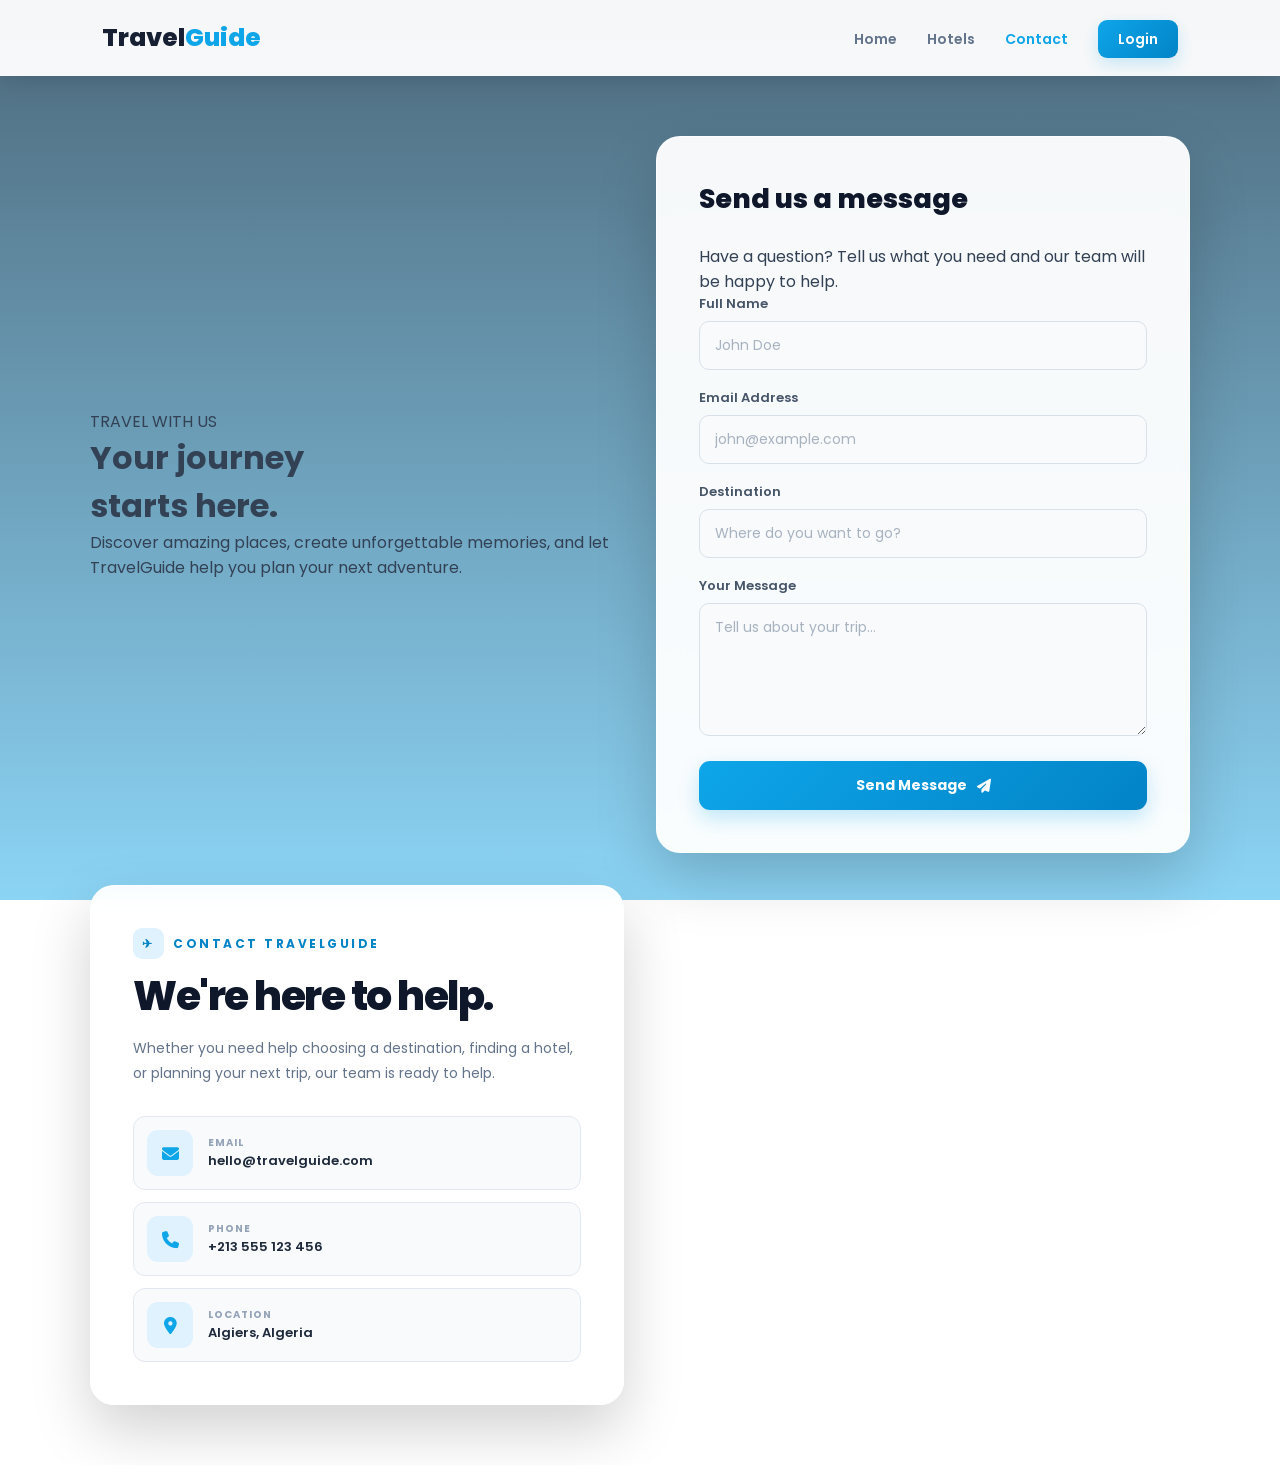
<file: contact.html>
<!doctype html>
<html lang="en">
  <head>
    <meta charset="UTF-8" />
    <meta name="viewport" content="width=device-width, initial-scale=1.0" />

    <title>TravelGuide - Contact Us</title>

    <!-- Contact Page CSS -->
    <link rel="stylesheet" href="/css/contact.css" />

    <!-- Font Awesome -->
    <link
      rel="stylesheet"
      href="https://cdnjs.cloudflare.com/ajax/libs/font-awesome/6.5.2/css/all.min.css"
    />
  </head>

  <body>
    <!-- ======================================
         NAVIGATION BAR
    ======================================= -->

    <nav class="navbar">
      <div class="nav-logo">Travel<span>Guide</span></div>

      <ul class="nav-links">
        <li>
          <a href="index.html"> Home </a>
        </li>

        <li>
          <a href="hotels.html"> Hotels </a>
        </li>

        <li>
          <a href="contact.html" class="active"> Contact </a>
        </li>

        <li>
          <a href="login.html" class="login-btn"> Login </a>
        </li>
      </ul>
    </nav>

    <!-- ======================================
         MAIN CONTACT SECTION
    ======================================= -->

    <main class="contact-container">
      <!-- ==================================
             TRAVEL IMAGE
        =================================== -->

      <div class="contact-image">
        <div class="image-overlay">
          <span> TRAVEL WITH US </span>

          <h1>
            Your journey
            <br />
            starts here.
          </h1>

          <p>
            Discover amazing places, create unforgettable memories, and let
            TravelGuide help you plan your next adventure.
          </p>
        </div>
      </div>

      <!-- ==================================
             CONTACT FORM
        =================================== -->

      <section class="contact-form-section">
        <h2>Send us a message</h2>

        <p class="form-subtitle">
          Have a question? Tell us what you need and our team will be happy to
          help.
        </p>

        <form class="contact-form">
          <!-- FULL NAME -->

          <div class="form-group">
            <label for="name"> Full Name </label>

            <input
              type="text"
              id="name"
              name="name"
              placeholder="John Doe"
              autocomplete="name"
              required
            />
          </div>

          <!-- EMAIL -->

          <div class="form-group">
            <label for="email"> Email Address </label>

            <input
              type="email"
              id="email"
              name="email"
              placeholder="john@example.com"
              autocomplete="email"
              required
            />
          </div>

          <!-- DESTINATION -->

          <div class="form-group">
            <label for="destination"> Destination </label>

            <input
              type="text"
              id="destination"
              name="destination"
              placeholder="Where do you want to go?"
            />
          </div>

          <!-- MESSAGE -->

          <div class="form-group">
            <label for="message"> Your Message </label>

            <textarea
              id="message"
              name="message"
              rows="5"
              placeholder="Tell us about your trip..."
              required
            ></textarea>
          </div>

          <!-- SEND BUTTON -->

          <button type="submit" class="submit-btn">
            <span> Send Message </span>

            <i class="fa-solid fa-paper-plane"></i>
          </button>
        </form>
      </section>

      <!-- ==================================
             CONTACT INFORMATION
        =================================== -->

      <section class="contact-info">
        <p class="subtitle">CONTACT TRAVELGUIDE</p>

        <h1>We're here to help.</h1>

        <p class="description">
          Whether you need help choosing a destination, finding a hotel, or
          planning your next trip, our team is ready to help.
        </p>

        <div class="info-blocks">
          <!-- EMAIL -->

          <div class="info-item">
            <div class="icon-box">
              <i class="fa-solid fa-envelope"></i>
            </div>

            <div>
              <h3>Email</h3>

              <p>
                <a href="mailto:hello@travelguide.com">
                  hello@travelguide.com
                </a>
              </p>
            </div>
          </div>

          <!-- PHONE -->

          <div class="info-item">
            <div class="icon-box">
              <i class="fa-solid fa-phone"></i>
            </div>

            <div>
              <h3>Phone</h3>

              <p>
                <a href="tel:+213555123456"> +213 555 123 456 </a>
              </p>
            </div>
          </div>

          <!-- LOCATION -->

          <div class="info-item">
            <div class="icon-box">
              <i class="fa-solid fa-location-dot"></i>
            </div>

            <div>
              <h3>Location</h3>

              <p>Algiers, Algeria</p>
            </div>
          </div>
        </div>
      </section>
    </main>
  </body>
</html>
</file>
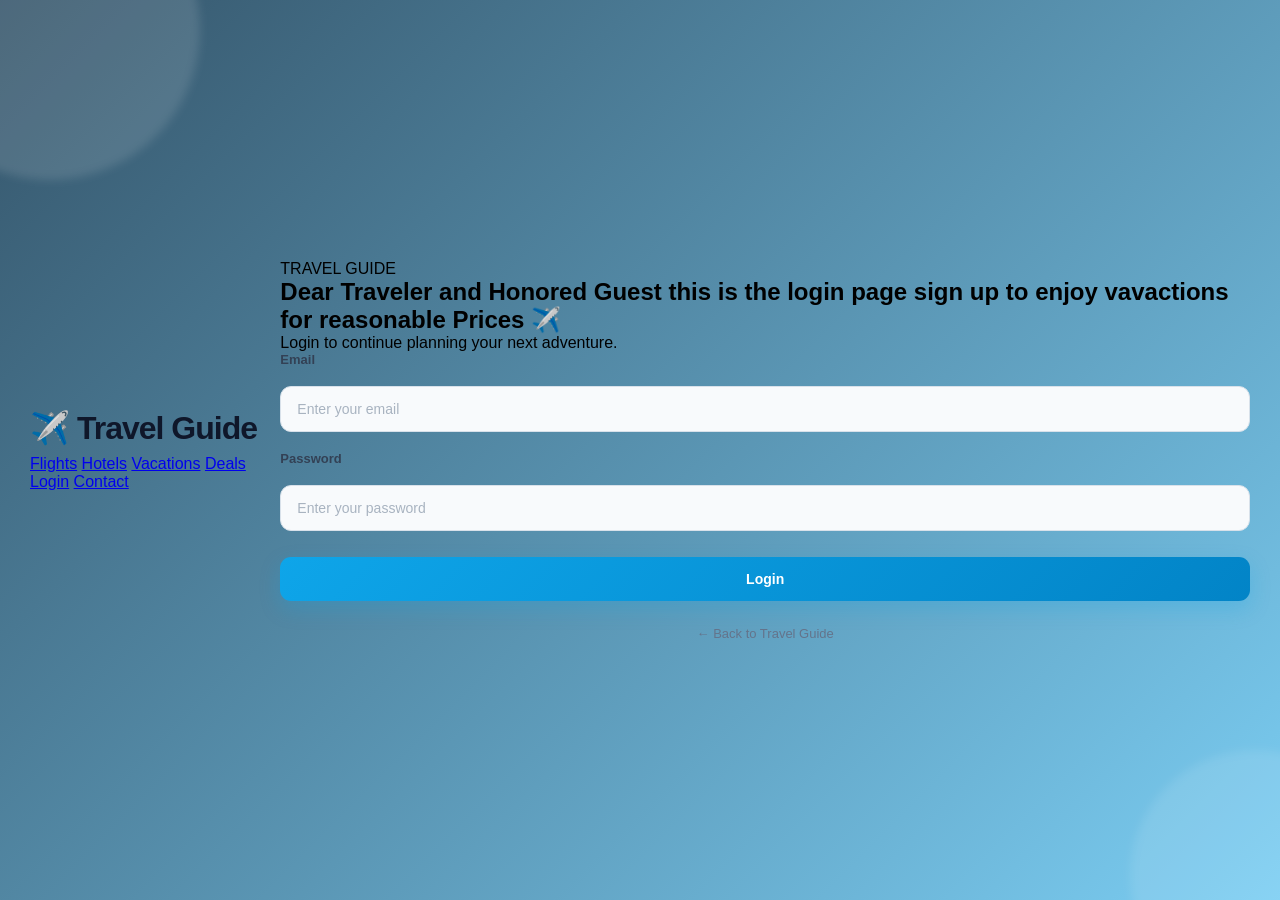
<file: login.html>
<!doctype html>
<html lang="en">
  <head>
    <meta charset="UTF-8" />

    <meta name="viewport" content="width=device-width, initial-scale=1.0" />

    <title>Login - Travel Guide</title>
    <link rel="stylesheet" href="/css/login.css" />
  </head>

  <body>
    <header>
      <nav class="navbar">
        <h2 class="logo">✈️ Travel Guide</h2>

        <div class="nav-links">
          <a href="index.html#flights">Flights</a>

          <a href="index.html#hotels">Hotels</a>

          <a href="index.html#vacations">Vacations</a>

          <a href="index.html#deals">Deals</a>

          <a href="login.html">Login</a>

          <a href="contact.html">Contact</a>
        </div>
      </nav>
    </header>

    <section class="form-page">
      <div class="form-container">
        <div class="form-image login-image"></div>

        <div class="form-box">
          <p class="small-title">TRAVEL GUIDE</p>

          <h1>
            Dear Traveler and Honored Guest this is the login page sign up to
            enjoy vavactions for reasonable Prices ✈️
          </h1>

          <p>Login to continue planning your next adventure.</p>

          <form onsubmit="login(event)">
            <label>Email</label>

            <input
              id="login-email"
              type="email"
              placeholder="Enter your email"
              required
            />

            <label>Password</label>

            <input
              id="login-password"
              type="password"
              placeholder="Enter your password"
              required
            />

            <button type="submit">Login</button>
          </form>

          <p id="login-result"></p>

          <a class="back-link" href="index.html"> ← Back to Travel Guide </a>
        </div>
      </div>
    </section>

    <script src="script.js"></script>
  </body>
</html>
</file>
<file: css/contact.css>
@import url("https://fonts.googleapis.com/css2?family=Poppins:wght@400;500;600;700;800&display=swap");

* {
  margin: 0;
  padding: 0;
  box-sizing: border-box;
}

body {
  min-height: 100vh;
  font-family: "Poppins", sans-serif;
  background:
    linear-gradient(rgba(8, 47, 73, 0.72), rgba(14, 165, 233, 0.48)),
    url("https://images.unsplash.com/photo-1507525428034-b723cf961d3e?auto=format&fit=crop&w=1920&q=85");
  background-size: cover;
  background-position: center;
  background-attachment: fixed;
  color: #334155;
}

/* ================= NAVBAR ================= */

.navbar {
  height: 76px;
  padding: 0 8%;
  display: flex;
  align-items: center;
  justify-content: space-between;
  background: rgba(255, 255, 255, 0.95);
  box-shadow: 0 5px 25px rgba(0, 0, 0, 0.12);
  backdrop-filter: blur(12px);
}

.nav-logo {
  font-size: 25px;
  font-weight: 800;
  color: #172033;
}

.nav-logo span {
  color: #0ea5e9;
}

.nav-links {
  display: flex;
  align-items: center;
  gap: 30px;
  list-style: none;
}

.nav-links a {
  color: #64748b;
  text-decoration: none;
  font-size: 14px;
  font-weight: 600;
  transition: 0.25s;
}

.nav-links a:hover,
.nav-links a.active {
  color: #0ea5e9;
}

.nav-links .login-btn {
  padding: 9px 20px;
  color: white !important;
  background: linear-gradient(135deg, #0ea5e9, #0284c7);
  border-radius: 9px;
  box-shadow: 0 6px 16px rgba(14, 165, 233, 0.2);
}

.login-btn:hover {
  transform: translateY(-2px);
}

/* ================= MAIN ================= */

.contact-container {
  width: min(1100px, 90%);
  margin: 60px auto;
  display: grid;
  grid-template-columns: 1fr 1fr;
  gap: 32px;
  align-items: center;
}

/* ================= LEFT CARD ================= */

.contact-info {
  padding: 42px;
  background: rgba(255, 255, 255, 0.94);
  border-radius: 24px;
  border: 1px solid rgba(255, 255, 255, 0.7);
  box-shadow: 0 25px 60px rgba(0, 0, 0, 0.18);
  backdrop-filter: blur(12px);
  animation: appear 0.7s ease;
}

.subtitle {
  display: flex;
  align-items: center;
  gap: 9px;
  margin-bottom: 14px;
  color: #0284c7;
  font-size: 12px;
  font-weight: 700;
  letter-spacing: 2.5px;
}

.subtitle::before {
  content: "✈";
  width: 31px;
  height: 31px;
  display: flex;
  align-items: center;
  justify-content: center;
  background: #e0f2fe;
  border-radius: 9px;
}

.contact-info h1 {
  margin-bottom: 18px;
  color: #0f172a;
  font-size: 41px;
  font-weight: 800;
  line-height: 1.1;
  letter-spacing: -1.5px;
}

.description {
  margin-bottom: 30px;
  color: #64748b;
  font-size: 14px;
  line-height: 1.8;
}

/* ================= INFO ITEMS ================= */

.info-blocks {
  display: flex;
  flex-direction: column;
  gap: 12px;
}

.info-item {
  display: flex;
  align-items: center;
  gap: 15px;
  padding: 13px;
  background: rgba(248, 250, 252, 0.9);
  border: 1px solid #e2e8f0;
  border-radius: 12px;
  transition: 0.3s;
}

.info-item:hover {
  transform: translateX(5px);
  background: white;
  border-color: #bae6fd;
  box-shadow: 0 8px 20px rgba(14, 165, 233, 0.1);
}

.icon-box {
  width: 46px;
  height: 46px;
  flex-shrink: 0;
  display: flex;
  align-items: center;
  justify-content: center;
  background: #e0f2fe;
  color: #0ea5e9;
  border-radius: 11px;
  font-size: 17px;
  transition: 0.3s;
}

.info-item:hover .icon-box {
  background: #0ea5e9;
  color: white;
  transform: scale(1.05);
}

.info-item h3 {
  color: #94a3b8;
  font-size: 10px;
  letter-spacing: 1px;
  text-transform: uppercase;
}

.info-item p,
.info-item p a {
  color: #1e293b;
  font-size: 13px;
  font-weight: 600;
  text-decoration: none;
}

.info-item p a:hover {
  color: #0ea5e9;
}

/* ================= FORM ================= */

.contact-form-section {
  padding: 42px;
  background: rgba(255, 255, 255, 0.95);
  border-radius: 24px;
  border: 1px solid rgba(255, 255, 255, 0.7);
  box-shadow: 0 25px 60px rgba(0, 0, 0, 0.18);
  backdrop-filter: blur(12px);
  animation: appear 0.8s ease;
}

.contact-form-section h2 {
  margin-bottom: 25px;
  color: #0f172a;
  font-size: 27px;
  font-weight: 800;
}

.form-group {
  margin-bottom: 18px;
}

.form-group label {
  display: block;
  margin-bottom: 7px;
  color: #475569;
  font-size: 13px;
  font-weight: 600;
}

.form-group input,
.form-group textarea {
  width: 100%;
  padding: 13px 15px;
  border: 1px solid #d8e1ea;
  border-radius: 10px;
  background: #f8fafc;
  color: #172033;
  font-family: inherit;
  font-size: 14px;
  outline: none;
  transition: 0.25s;
}

.form-group textarea {
  min-height: 125px;
  resize: vertical;
}

.form-group input::placeholder,
.form-group textarea::placeholder {
  color: #a8b3c0;
}

.form-group input:focus,
.form-group textarea:focus {
  background: white;
  border-color: #0ea5e9;
  box-shadow: 0 0 0 4px rgba(14, 165, 233, 0.1);
}

/* ================= BUTTON ================= */

.submit-btn {
  width: 100%;
  padding: 14px;
  display: flex;
  align-items: center;
  justify-content: center;
  gap: 10px;
  border: none;
  border-radius: 11px;
  background: linear-gradient(135deg, #0ea5e9, #0284c7);
  color: white;
  font-family: inherit;
  font-size: 14px;
  font-weight: 700;
  cursor: pointer;
  box-shadow: 0 8px 20px rgba(14, 165, 233, 0.25);
  transition: 0.3s;
}

.submit-btn:hover {
  transform: translateY(-3px);
  box-shadow: 0 13px 28px rgba(14, 165, 233, 0.32);
}

.submit-btn i {
  transition: 0.3s;
}

.submit-btn:hover i {
  transform: translateX(5px);
}

/* ================= ANIMATION ================= */

@keyframes appear {
  from {
    opacity: 0;
    transform: translateY(25px);
  }

  to {
    opacity: 1;
    transform: translateY(0);
  }
}

/* ================= RESPONSIVE ================= */

@media (max-width: 850px) {
  .contact-container {
    grid-template-columns: 1fr;
    max-width: 650px;
  }

  .contact-info h1 {
    font-size: 38px;
  }
}

@media (max-width: 550px) {
  body {
    background-attachment: scroll;
  }

  .navbar {
    height: auto;
    padding: 20px;
    flex-direction: column;
    gap: 16px;
  }

  .nav-links {
    gap: 14px;
    flex-wrap: wrap;
    justify-content: center;
  }

  .contact-container {
    width: 92%;
    margin: 35px auto;
  }

  .contact-info,
  .contact-form-section {
    padding: 28px 21px;
    border-radius: 20px;
  }

  .contact-info h1 {
    font-size: 32px;
  }
}
</file>
<file: css/login.css>
/* =================================
   TRAVEL GUIDE - LOGIN PAGE
================================= */

* {
  margin: 0;
  padding: 0;
  box-sizing: border-box;
}

body {
  min-height: 100vh;
  font-family: "Segoe UI", Tahoma, Geneva, Verdana, sans-serif;

  display: flex;
  justify-content: center;
  align-items: center;

  background:
    linear-gradient(135deg, rgba(8, 47, 73, 0.82), rgba(14, 165, 233, 0.55)),
    url("https://images.unsplash.com/photo-1500534623283-312aade485b7?auto=format&fit=crop&w=1920&q=85");

  background-size: cover;
  background-position: center;
  background-attachment: fixed;

  padding: 30px;
}

/* =================================
   BACKGROUND DECORATION
================================= */

body::before {
  content: "";
  position: fixed;

  width: 300px;
  height: 300px;

  top: -120px;
  left: -100px;

  border-radius: 50%;

  background: rgba(255, 255, 255, 0.12);

  filter: blur(5px);
}

body::after {
  content: "";
  position: fixed;

  width: 250px;
  height: 250px;

  right: -100px;
  bottom: -100px;

  border-radius: 50%;

  background: rgba(255, 255, 255, 0.1);

  filter: blur(5px);
}

/* =================================
   LOGIN CARD
================================= */

.login-container {
  width: 100%;
  max-width: 430px;

  padding: 42px;

  position: relative;
  z-index: 2;

  background: rgba(255, 255, 255, 0.94);

  border: 1px solid rgba(255, 255, 255, 0.7);

  border-radius: 24px;

  box-shadow:
    0 30px 70px rgba(0, 0, 0, 0.25),
    0 8px 20px rgba(0, 0, 0, 0.1);

  backdrop-filter: blur(14px);

  animation: cardAppear 0.7s ease;
}

/* =================================
   CARD ANIMATION
================================= */

@keyframes cardAppear {
  from {
    opacity: 0;
    transform: translateY(25px);
  }

  to {
    opacity: 1;
    transform: translateY(0);
  }
}

/* =================================
   TRAVEL GUIDE BRAND
================================= */

.travel-guide-header {
  display: flex;
  align-items: center;
  gap: 9px;

  margin-bottom: 13px;

  color: #0284c7;

  font-size: 12px;
  font-weight: 700;

  letter-spacing: 2.5px;
  text-transform: uppercase;
}

.travel-guide-header::before {
  content: "✈";

  width: 31px;
  height: 31px;

  display: flex;
  align-items: center;
  justify-content: center;

  border-radius: 9px;

  background: #e0f2fe;

  font-size: 15px;

  box-shadow: 0 5px 12px rgba(14, 165, 233, 0.12);
}

/* =================================
   TITLE
================================= */

h2 {
  margin: 0 0 8px;

  color: #0f172a;

  font-size: 32px;
  font-weight: 800;

  letter-spacing: -1px;
}

/* =================================
   SUBTITLE
================================= */

.subtitle {
  margin-bottom: 30px;

  color: #64748b;

  font-size: 14px;
  line-height: 1.6;
}

/* =================================
   FORM
================================= */

form {
  display: flex;
  flex-direction: column;
  gap: 19px;
}

/* =================================
   INPUT GROUP
================================= */

.input-group {
  display: flex;
  flex-direction: column;
  gap: 7px;
}

/* =================================
   LABELS
================================= */

label {
  color: #334155;

  font-size: 13px;
  font-weight: 600;
}

/* =================================
   INPUTS
================================= */

input[type="email"],
input[type="password"] {
  width: 100%;

  padding: 14px 16px;

  border: 1px solid #d8e1ea;

  border-radius: 11px;

  background: #f8fafc;

  color: #0f172a;

  font-family: inherit;
  font-size: 14px;

  outline: none;

  transition: 0.25s ease;
}

input[type="email"]::placeholder,
input[type="password"]::placeholder {
  color: #a8b3c0;
}

input[type="email"]:hover,
input[type="password"]:hover {
  border-color: #b9c7d6;
}

input[type="email"]:focus,
input[type="password"]:focus {
  background: #ffffff;

  border-color: #0ea5e9;

  box-shadow: 0 0 0 4px rgba(14, 165, 233, 0.1);

  transform: translateY(-1px);
}

/* =================================
   LOGIN BUTTON
================================= */

button[type="submit"],
input[type="submit"] {
  width: 100%;

  margin-top: 7px;

  padding: 14px 18px;

  border: none;
  border-radius: 11px;

  background: linear-gradient(135deg, #0ea5e9, #0284c7);

  color: #ffffff;

  font-family: inherit;
  font-size: 14px;
  font-weight: 700;

  cursor: pointer;

  box-shadow: 0 8px 20px rgba(14, 165, 233, 0.25);

  transition: 0.3s ease;
}

button[type="submit"]:hover,
input[type="submit"]:hover {
  transform: translateY(-3px);

  box-shadow: 0 13px 28px rgba(14, 165, 233, 0.32);

  background: linear-gradient(135deg, #0284c7, #0369a1);
}

button[type="submit"]:active,
input[type="submit"]:active {
  transform: translateY(0);
}

/* =================================
   BACK LINK
================================= */

.back-link {
  display: block;

  width: fit-content;

  margin: 25px auto 0;

  color: #64748b;

  font-size: 13px;
  font-weight: 500;

  text-decoration: none;

  transition: 0.25s ease;
}

.back-link:hover {
  color: #0ea5e9;

  transform: translateX(-3px);
}

/* =================================
   MOBILE
================================= */

@media (max-width: 500px) {
  body {
    padding: 20px;
  }

  .login-container {
    padding: 32px 25px;

    border-radius: 20px;
  }

  h2 {
    font-size: 28px;
  }

  .subtitle {
    font-size: 13px;
  }

  input[type="email"],
  input[type="password"] {
    padding: 13px 14px;
  }
}
</file>
